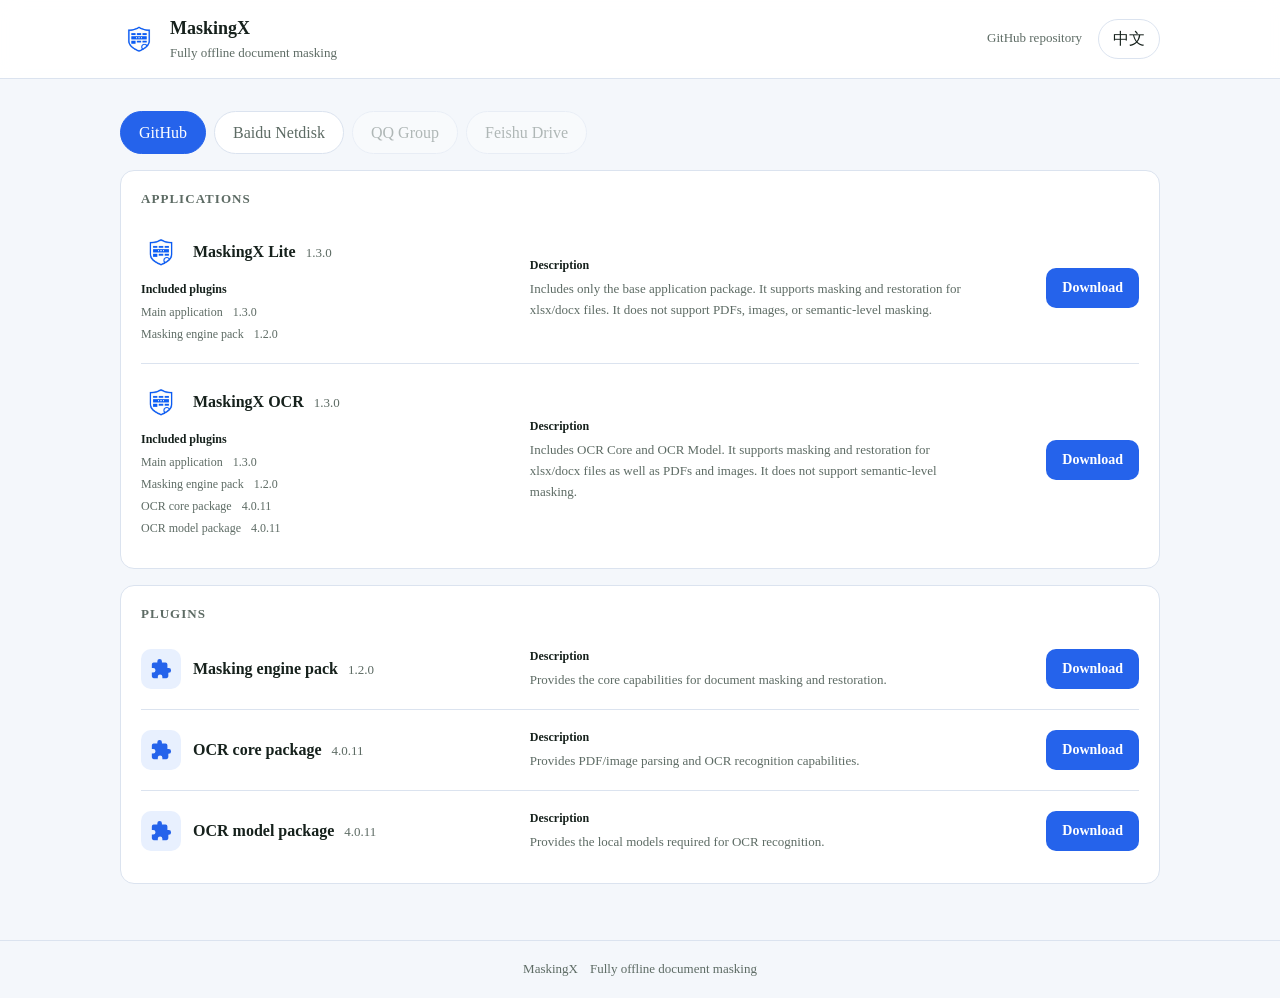
<file: index.html>
<!doctype html>
<html lang="en">
  <head>
    <meta charset="UTF-8" />
    <meta name="viewport" content="width=device-width, initial-scale=1.0" />
    <meta name="description" content="MaskingX official download page" />
    <link rel="icon" type="image/png" href="./maskingx-icon.png?v=20261113-1352" />
    <link rel="stylesheet" href="./css/base.css?v=20261113-1352" />
    <link rel="stylesheet" href="./css/layout.css?v=20261113-1352" />
    <title>MaskingX Download</title>
  </head>
  <body data-asset-version="20261113-1352">
    <header class="site-header">
      <div class="header-inner">
        <div class="brand">
          <img class="brand-icon" src="./maskingx-icon.png?v=20261113-1352" alt="" />
          <div>
            <p class="brand-title">MaskingX</p>
            <p class="brand-subtitle" data-i18n="subtitle">Fully offline document masking</p>
          </div>
        </div>
        <div class="header-actions">
          <a
            class="text-link"
            href="https://github.com/maskingx-ai/MaskingX"
            target="_blank"
            rel="noreferrer"
            data-i18n="source"
          >GitHub repository</a>
          <button type="button" class="ghost-button" id="language-toggle" data-i18n="language">中文</button>
        </div>
      </div>
    </header>

    <main class="container">
      <nav class="tab-nav" role="tablist" aria-label="download channels">
        <button
          type="button"
          role="tab"
          class="tab active"
          aria-selected="true"
          data-view="github"
          data-version="20261113-1352"
          data-html="./views/github/github.html?v=20261113-1352"
          data-css="./views/github/github.css?v=20261113-1352"
          data-js="./js/views/github.js?v=20261113-1352"
        >GitHub</button>
        <button
          type="button"
          role="tab"
          class="tab"
          aria-selected="false"
          data-view="baidu"
          data-version="20261113-1352"
          data-html="./views/baidu/baidu.html?v=20261113-1352"
          data-css="./views/baidu/baidu.css?v=20261113-1352"
          data-js="./js/views/baidu.js?v=20261113-1352"
          data-i18n="tabs.baidu"
        >Baidu Netdisk</button>
        <button
          type="button"
          role="tab"
          class="tab"
          aria-selected="false"
          aria-disabled="true"
          disabled
          data-view="qq"
          data-version="20261113-1352"
          data-html="./views/qq/qq.html?v=20261113-1352"
          data-css="./views/qq/qq.css?v=20261113-1352"
          data-js="./js/views/qq.js?v=20261113-1352"
          data-i18n="tabs.qq"
        >QQ Group</button>
        <button
          type="button"
          role="tab"
          class="tab"
          aria-selected="false"
          aria-disabled="true"
          disabled
          data-view="feishu"
          data-version="20261113-1352"
          data-html="./views/feishu/feishu.html?v=20261113-1352"
          data-css="./views/feishu/feishu.css?v=20261113-1352"
          data-js="./js/views/feishu.js?v=20261113-1352"
          data-i18n="tabs.feishu"
        >Feishu Drive</button>
      </nav>

      <section id="view-root" class="view-root" aria-live="polite"></section>
    </main>

    <footer class="site-footer">
      <span>MaskingX</span>
      <span data-i18n="subtitle">Fully offline document masking</span>
    </footer>

    <script type="module" src="./js/app.js?v=20261113-1352"></script>
  </body>
</html>
</file>
<file: css/base.css>
:root {
    --bg: #f4f7fb;
    --surface: #ffffff;
    --text: #16211c;
    --muted: #5d6b64;
    --border: #dbe3ef;
    --accent: #2563eb;
    --accent-strong: #1d4ed8;
    --accent-soft: #e8f0fe;
    --danger: #a33a3a;
    --radius: 14px;
    --shadow: 0 14px 36px rgba(18, 40, 30, 0.08);
}

* {
    box-sizing: border-box;
}

body {
    margin: 0;
    min-height: 100vh;
    display: flex;
    flex-direction: column;
    background: var(--bg);
    color: var(--text);
    line-height: 1.6;
    -webkit-font-smoothing: antialiased;
}

a {
    color: var(--accent-strong);
    text-decoration: none;
}

a:hover {
    text-decoration: underline;
}

button,
select {
    font: inherit;
}

.container {
    width: min(1040px, calc(100% - 32px));
    margin: 0 auto;
    padding: 32px 0 56px;
    flex: 1;
}

.site-header {
    border-bottom: 1px solid var(--border);
    background: rgba(255, 255, 255, 0.92);
    backdrop-filter: blur(10px);
}

.header-inner {
    width: min(1040px, calc(100% - 32px));
    margin: 0 auto;
    padding: 14px 0;
    display: flex;
    align-items: center;
    justify-content: space-between;
    gap: 16px;
}

.brand {
    display: flex;
    align-items: center;
    gap: 12px;
    min-width: 0;
}

.brand-icon {
    width: 38px;
    height: 38px;
    border-radius: 10px;
    object-fit: cover;
    flex: none;
}

.brand-title {
    margin: 0;
    font-size: 18px;
    font-weight: 700;
}

.brand-subtitle {
    margin: 0;
    color: var(--muted);
    font-size: 13px;
}

.header-actions {
    display: flex;
    align-items: center;
    gap: 16px;
    flex-wrap: wrap;
    justify-content: flex-end;
}

.text-link {
    color: var(--muted);
    font-size: 13px;
}

.text-link:hover {
    color: var(--accent-strong);
}

.ghost-button {
    border: 1px solid var(--border);
    background: var(--surface);
    color: var(--text);
    border-radius: 999px;
    padding: 6px 14px;
    cursor: pointer;
}

.ghost-button:hover {
    border-color: var(--accent);
    color: var(--accent-strong);
}

.primary-button {
    display: inline-flex;
    align-items: center;
    justify-content: center;
    gap: 6px;
    background: var(--accent);
    color: #fff;
    border-radius: 10px;
    padding: 9px 16px;
    font-size: 14px;
    font-weight: 600;
    white-space: nowrap;
}

.primary-button:hover {
    background: var(--accent-strong);
    text-decoration: none;
}

.status-text {
    color: var(--muted);
    padding: 32px 0;
}

.status-text.error {
    color: var(--danger);
}

.site-footer {
    border-top: 1px solid var(--border);
    color: var(--muted);
    font-size: 13px;
    padding: 18px 16px;
    display: flex;
    justify-content: center;
    gap: 12px;
    flex-wrap: wrap;
}
</file>
<file: css/layout.css>
.tab-nav {
    display: flex;
    gap: 8px;
    flex-wrap: wrap;
    margin: 0 0 16px;
}

.tab {
    border: 1px solid var(--border);
    background: var(--surface);
    color: var(--muted);
    border-radius: 999px;
    padding: 8px 18px;
    cursor: pointer;
}

.tab:hover {
    border-color: var(--accent);
    color: var(--accent-strong);
}

.tab:disabled {
    cursor: not-allowed;
    opacity: 0.45;
}

.tab:disabled:hover {
    border-color: var(--border);
    color: var(--muted);
}

.tab.active {
    background: var(--accent);
    border-color: var(--accent);
    color: #fff;
}

.view-root {
    min-height: 120px;
}

.download-groups {
    display: grid;
    gap: 16px;
}

.download-group {
    background: var(--surface);
    border: 1px solid var(--border);
    border-radius: var(--radius);
    padding: 6px 20px 12px;
}

.download-group h2 {
    margin: 12px 0 4px;
    color: var(--muted);
    font-size: 13px;
    letter-spacing: 0.08em;
    text-transform: uppercase;
}

.download-list {
    list-style: none;
    margin: 0;
    padding: 0;
}

.download-row {
    display: grid;
    grid-template-columns: minmax(280px, 1fr) minmax(0, 1.35fr) auto;
    gap: 24px;
    align-items: center;
    border-top: 1px solid var(--border);
    padding: 18px 0;
}

.download-row:first-child {
    border-top: 0;
}

.download-left {
    min-width: 0;
}

.download-main {
    display: flex;
    align-items: center;
    gap: 12px;
    min-width: 0;
}

.download-icon {
    width: 40px;
    height: 40px;
    border-radius: 10px;
    object-fit: cover;
    flex: none;
}

.plugin-icon {
    display: grid;
    place-items: center;
    background: var(--accent-soft);
    color: var(--accent);
}

.download-text {
    min-width: 0;
}

.download-title {
    display: flex;
    align-items: baseline;
    gap: 10px;
    flex-wrap: wrap;
}

.download-name {
    font-weight: 600;
}

.download-version {
    color: var(--muted);
    font-size: 13px;
}

.download-description-block {
    min-width: 0;
    padding-right: 56px;
}

.download-description-label {
    margin: 0 0 4px;
    color: var(--text);
    font-size: 12px;
    font-weight: 600;
}

.download-description {
    margin: 0;
    color: var(--muted);
    font-size: 13px;
    line-height: 1.6;
}

.app-plugins-block {
    margin-top: 8px;
    min-width: 0;
}

.app-plugins-title {
    margin: 0 0 4px;
    color: var(--text);
    font-size: 12px;
    font-weight: 600;
}

.app-plugins {
    list-style: none;
    margin: 0;
    padding: 0;
    display: grid;
    gap: 3px;
    color: var(--muted);
    font-size: 12px;
}

.app-plugins li {
    display: flex;
    justify-content: flex-start;
    gap: 10px;
}

.app-plugin-version {
    white-space: nowrap;
}

.download-unavailable {
    color: var(--muted);
    font-size: 12px;
    white-space: nowrap;
}

.access-code {
    margin: 0 0 12px;
    color: var(--muted);
}

.access-code code {
    background: var(--accent-soft);
    color: var(--accent-strong);
    border-radius: 6px;
    padding: 3px 8px;
}

.empty-panel {
    background: var(--surface);
    border: 1px solid var(--border);
    border-radius: var(--radius);
    padding: 28px;
    color: var(--muted);
}

.empty-panel h1 {
    margin: 0 0 8px;
    color: var(--text);
}

.empty-state {
    margin: 0;
    padding: 12px 0;
    color: var(--muted);
}
</file>
